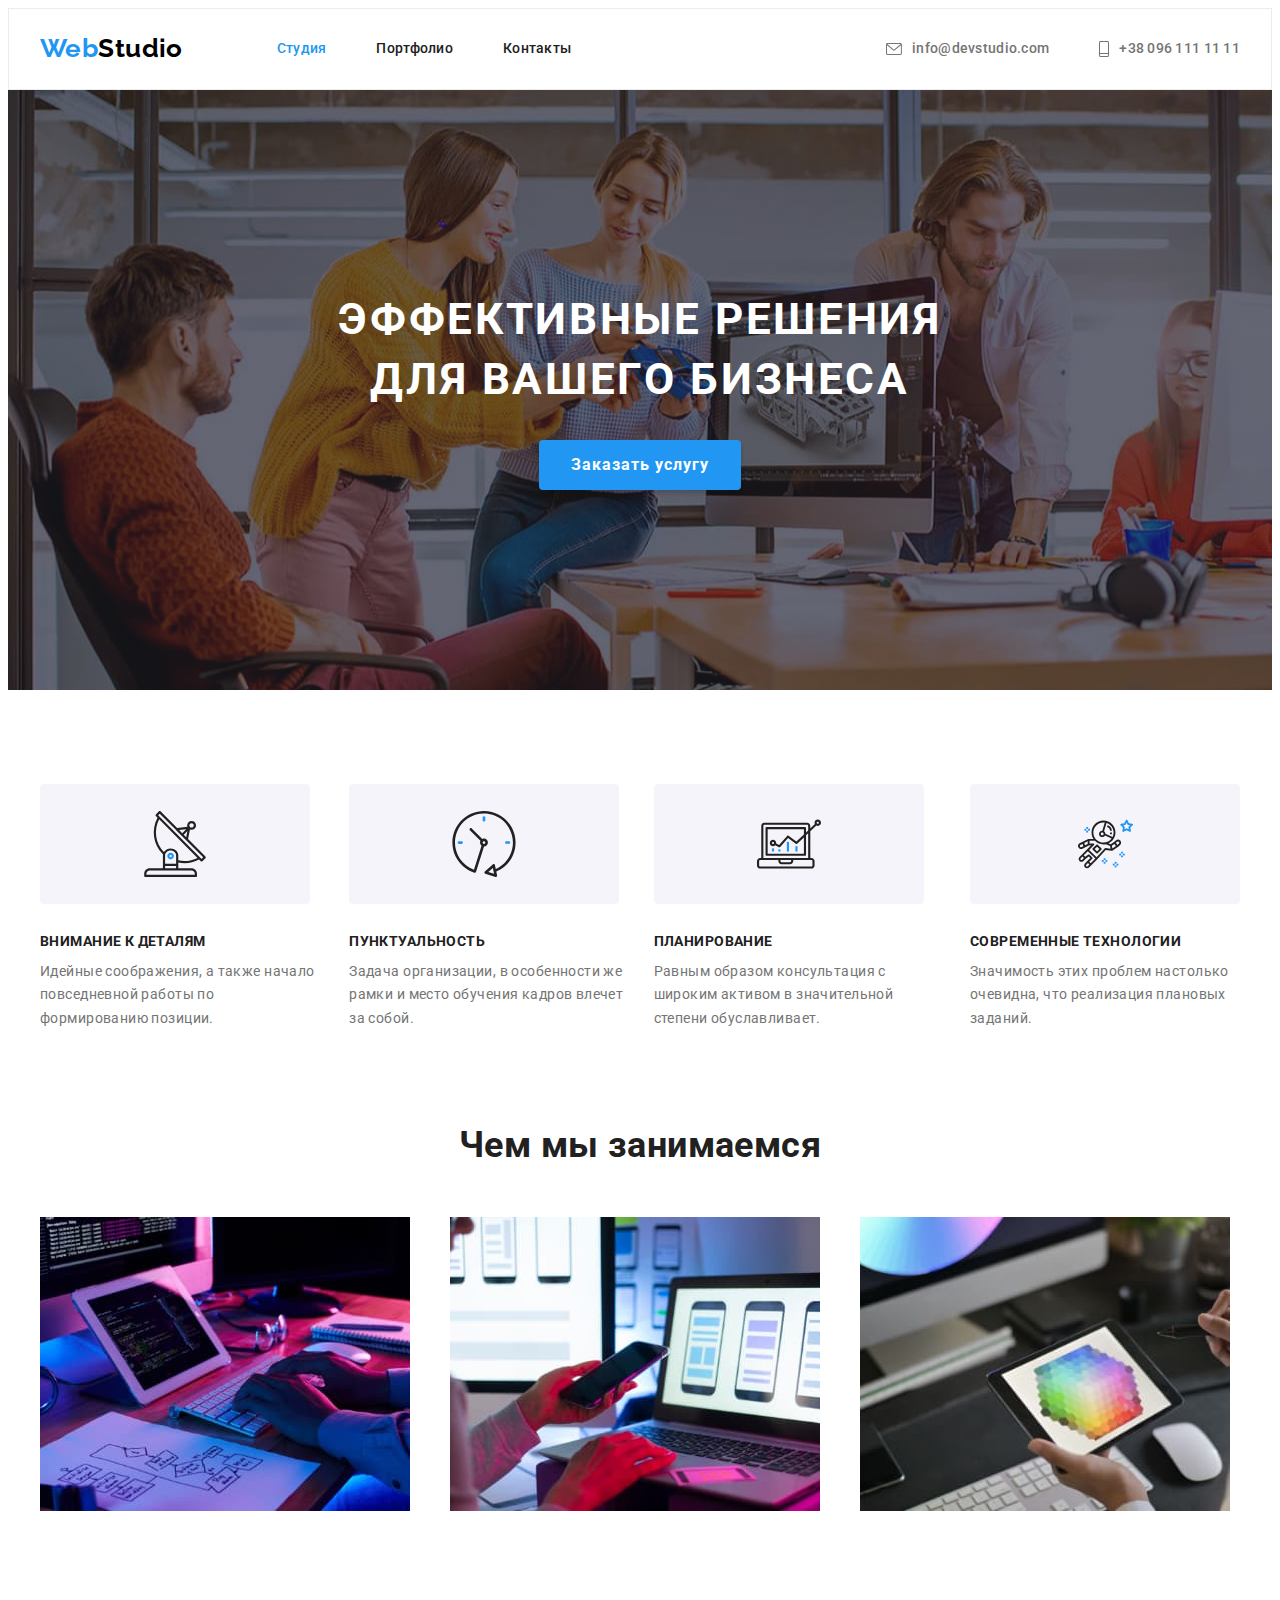
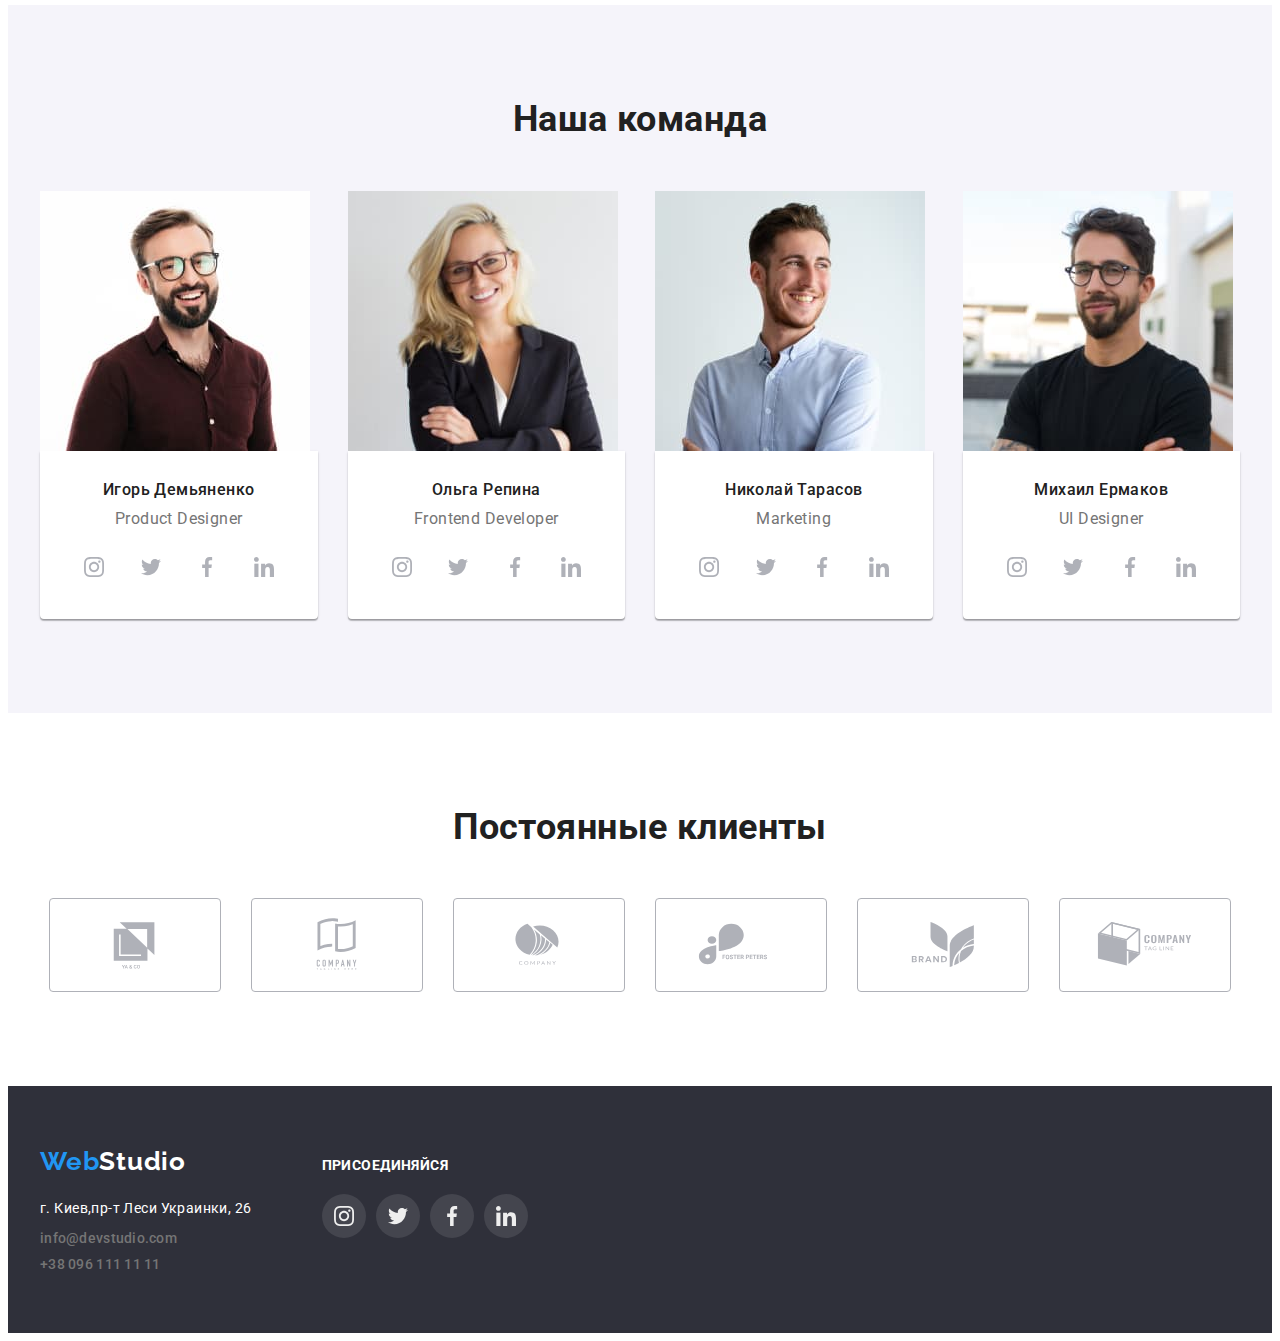
<file: index.html>
<!DOCTYPE html>
<html lang="ru">
<head>
    <meta charset="UTF-8">
    <meta http-equiv="X-UA-Compatible" content="IE=edge">
    <meta name="viewport" content="width=device-width, initial-scale=1.0">
    <title>Document</title>
    <link rel="preconnect" href="https://fonts.googleapis.com">
    <link rel="preconnect" href="https://fonts.gstatic.com" crossorigin>
    <link href="https://fonts.googleapis.com/css2?family=Raleway:wght@700&family=Roboto:wght@400;500;700;900&display=swap" rel="stylesheet">
    <link rel="stylesheet" href="https://cdnjs.cloudflare.com/ajax/libs/modern-normalize/1.1.0/modern-normalize.min.css"
        integrity="sha512-wpPYUAdjBVSE4KJnH1VR1HeZfpl1ub8YT/NKx4PuQ5NmX2tKuGu6U/JRp5y+Y8XG2tV+wKQpNHVUX03MfMFn9Q=="
        crossorigin="anonymous" referrerpolicy="no-referrer" />
    <link rel="stylesheet" href="./css/styles.css">
</head>
<body>
    <header class="header">
        <div class="conteiner header-conteiner">
        <nav class="navigation">
            <a class="logo link"  href="/" lang="en">
                <span class="main-logo">Web</span>Studio
            </a>
            <ul class="nav list">
                <li class="nav-list-item"> <a class="nav-list link is-active" href="">Студия</a></li>
                <li class="nav-list-item"> <a class="nav-list link" href="./portfolio.html">Портфолио</a></li>
                <li class="nav-list-item"> <a class="nav-list link" href="">Контакты</a></li>
            </ul>
        </nav>
        <ul class="contact list">
            <li class="contact-list-item">  
            <a class="contact-mail link" href="mailto:info@devstudio.com"><svg class="mail-svg" width="16" height="12">
                <use href="./img/sprate-svg.svg#email"></use></svg>info@devstudio.com</a></li>
            <li class="contact-list-item"> 
                <a class="contact-number link" href="tel:+380961111111"><svg class="tel-svg" width="10" height="16">
                    <use href="./img/sprate-svg.svg#telefon"></use>
                    </svg>+38 096 111 11 11</a>
            </li>
        </ul>
        </div>
    </header>
    <main>
        <section class="hero">
            <div class="conteiner">
            <h1 class="main-title">Эффективные решения для вашего бизнеса</h1>
                <button class="modal-btn" type="button">Заказать услугу</button>
            </div>
        </section>
        <section class="benefits section">
            <div class="conteiner">
            <h2 class="visyally-hidden">Наши преимущества</h2>
            <ul class="benefits-list list">
                <li class="benefits-items benefits-items-antenna">
                    <div class="benefits-items-svg">
                    <svg class="antenna-svg" width="66" height="70">
                        <use href="./img/sprate-svg.svg#antenna"></use>
                        </svg>
                    </div>
                    <h3 class="subtitle">Внимание к деталям</h3>
                    <p class="text">Идейные соображения, а также начало повседневной работы по формированию позиции.</p>
                </li>
                <li class="benefits-items">
                    <div class="benefits-items-svg">
                    <svg class="clock-svg" width="66" height="70">
                        <use href="./img/sprate-svg.svg#clock"></use>
                        </svg>
                    </div>
                    <h3 class="subtitle">Пунктуальность</h3>
                    <p class="text">Задача организации, в особенности же рамки и место обучения кадров влечет за собой.</p>
                </li>
                <li class="benefits-items">
                    <div class="benefits-items-svg">
                    <svg class="diagram-svg" width="70" height="64">
                        <use href="./img/sprate-svg.svg#diagram"></use>
                        </svg>
                    </div>
                    <h3 class="subtitle">Планирование</h3>
                    <p class="text">Равным образом консультация с широким активом в значительной степени обуславливает.</p>
                </li>
                <li class="benefits-items">
                    <div class="benefits-items-svg">
                    <svg class="astronaut-svg" width="55" height="60">
                        <use href="./img/sprate-svg.svg#astronaut"></use>
                        </svg>
                    </div>
                    <h3 class="subtitle">Современные технологии</h3>
                    <p class="text">Значимость этих проблем настолько очевидна, что реализация плановых заданий.</p>
                </li>
            </ul>
            </div>
        </section>
        <section class="section field-section">
            <div class="conteiner">
            <h2 class="title">Чем мы занимаемся</h2>
            <ul class="field list">
                <li class="field-item">
                    <img src="./img/photo-1.jpg" alt="верстка" width="370" height="294">
                </li>
                <li class="field-item">
                    <img src="./img/photo-2.jpg" alt="дизайн" width="370" height="294">
                </li>
                <li class="field-item">
                    <img src="./img/photo-3.jpg" alt="внешнее оформление" width="370" height="294">
                </li>
            </ul>
            </div>
        </section>
        <section class="team-section section">
            <div class="conteiner">
            <h2 class="title">Наша команда</h2>
            <ul class="team-list list">
                <li class="team-items">
                    <a class="link" href="/">
                        <img src="./img/igor.jpg" alt="фото Игоря" width="270" height="260"></a>
                    <div class="conteiner-team">
                    <h3 class="subtitle-team">Игорь Демьяненко</h3>
                    <p class="text-team" lang="en">Product Designer</p>
                    <ul class="team-items-social list">
                        <li> <a class="social-items" href=""><svg class="social-items-icon" width="20" height="20"><use href="./img/sprate-svg.svg#instagram"></use></svg>
                        </a></li>
                        <li> <a class="social-items" href=""><svg class="social-items-icon width="20" height="20"><use href="./img/sprate-svg.svg#twitter"></use></svg>
                        </a></li>
                        </a></li>
                        <li> <a class="social-items" href=""><svg class="social-items-icon" width="20" height="20"><use href="./img/sprate-svg.svg#facebook"></use></svg>
                        </a></li>
                        </a></li>
                        <li> <a class="social-items" href=""><svg class="social-items-icon" width="20" height="20"><use href="./img/sprate-svg.svg#linkedin"></use></svg>
                        </a></li>
                        </a></li>
                    </ul>
                    </div>
                </li>
                <li class="team-items">
                    <a class="link" href="/">
                        <img src="./img/olga.jpg" alt="фото ольга" width="270" height="260"></a>
                    <div class="conteiner-team">
                        <h3 class="subtitle-team">Ольга Репина</h3>
                        <p class="text-team" lang="en">Frontend Developer</p>
                        <ul class="team-items-social list">
                            <li> <a class="social-items" href=""><svg class="social-items-icon" width="20" height="20"><use href="./img/sprate-svg.svg#instagram"></use></svg>
                            </a></li>
                            <li> <a class="social-items" href=""><svg class="social-items-icon width="20" height="20"><use href="./img/sprate-svg.svg#twitter"></use></svg>
                            </a></li>
                            </a></li>
                            <li> <a class="social-items" href=""><svg class="social-items-icon" width="20" height="20"><use href="./img/sprate-svg.svg#facebook"></use></svg>
                            </a></li>
                            </a></li>
                            <li> <a class="social-items" href=""><svg class="social-items-icon" width="20" height="20"><use href="./img/sprate-svg.svg#linkedin"></use></svg>
                            </a></li>
                            </a></li>
                        </ul>
                    </div>
                </li>
                <li class="team-items">
                    <a class="link" href="/">
                        <img src="./img/nikolai.jpg" alt="фото Николай" width="270" height="260"></a>
                    <div class="conteiner-team">
                        <h3 class="subtitle-team">Николай Тарасов</h3>
                    <p class="text-team" lang="en">Marketing</p>
                    <ul class="team-items-social list">
                        <li> <a class="social-items" href=""><svg class="social-items-icon" width="20" height="20"><use href="./img/sprate-svg.svg#instagram"></use></svg>
                        </a></li>
                        <li> <a class="social-items" href=""><svg class="social-items-icon width="20" height="20"><use href="./img/sprate-svg.svg#twitter"></use></svg>
                        </a></li>
                        </a></li>
                        <li> <a class="social-items" href=""><svg class="social-items-icon" width="20" height="20"><use href="./img/sprate-svg.svg#facebook"></use></svg>
                        </a></li>
                        </a></li>
                        <li> <a class="social-items" href=""><svg class="social-items-icon" width="20" height="20"><use href="./img/sprate-svg.svg#linkedin"></use></svg>
                        </a></li>
                        </a></li>
                    </ul>
                    </div>
                </li>
                <li class="team-items">
                    <a class="link" href="/">
                        <img src="./img/mihail.jpg" alt="фото Михаил" width="270" height="260"></a>
                    <div class="conteiner-team">
                    <h3 class="subtitle-team">Михаил Ермаков</h3>
                    <p class="text-team" lang="en">UI Designer</p>
                    <ul class="team-items-social list">
                        <li> <a class="social-items" href=""><svg class="social-items-icon" width="20" height="20"><use href="./img/sprate-svg.svg#instagram"></use></svg>
                        </a></li>
                        <li> <a class="social-items" href=""><svg class="social-items-icon width="20" height="20"><use href="./img/sprate-svg.svg#twitter"></use></svg>
                        </a></li>
                        </a></li>
                        <li> <a class="social-items" href=""><svg class="social-items-icon" width="20" height="20"><use href="./img/sprate-svg.svg#facebook"></use></svg>
                        </a></li>
                        </a></li>
                        <li> <a class="social-items" href=""><svg class="social-items-icon" width="20" height="20"><use href="./img/sprate-svg.svg#linkedin"></use></svg>
                        </a></li>
                        </a></li>
                    </ul>
                    </div>
                </li>
            </ul>
            </div>
        </section>
        <section class="section">
            <h2 class="title">Постоянные клиенты</h2>
            <ul class="client list">
                <li class="client-items-logo"> <a class="client-items"><svg class="client-logo" width="106" height="60"><use href="./img/sprate-svg.svg#Logo"></use></svg></a></li>
                <li class="client-items-logo"> <a class="client-items"> <svg class="client-logo" width="106" height="60"><use href="./img/sprate-svg.svg#Logo-1"></use></svg></a></li>
                <li class="client-items-logo"> <a class="client-items"> <svg class="client-logo" width="106" height="60"><use href="./img/sprate-svg.svg#Logo-2"></use></svg></a></li>
                <li class="client-items-logo"> <a class="client-items"> <svg class="client-logo" width="106" height="60"><use href="./img/sprate-svg.svg#Logo-3"></use></svg></a></li>
                <li class="client-items-logo"> <a class="client-items"> <svg class="client-logo" width="106" height="60"><use href="./img/sprate-svg.svg#Logo-4"></use></svg></a></li>
                <li class="client-items-logo"> <a class="client-items"> <svg class="client-logo" width="106" height="60"><use href="./img/sprate-svg.svg#Logo-5"></use></svg></a></li>
            </ul>
        </section>
    </main>
    <footer class="section-footer">
        <div class="conteiner-footer conteiner">
            <div class="footer-logo-addres">
        <a class="footer-logo link" href="/" lang="en">
            <span class="main-logo">Web</span>Studio
        </a>
        <address>
            <ul class="list">
                <li class="footer-address"><a class="address link" href="https://goo.gl/maps/7iSsdwD6weHtM2xa7" 
                    target="blank" rel="noopener noreferrer">г. Киев,пр-т Леси Украинки, 26</a></li>
                <li class="footer-contact"><a class="contact-mail link" href="mailto:info@devstudio.com">info@devstudio.com</a></li>
                <li><a class="contact-number link" href="tel:+380961111111">+38 096 111 11 11</a></li>
            </ul>
        </address>
        </div>
        <div class="footer-social">
        <p class="text-footer">ПРИСОЕДИНЯЙСЯ</p>
        <ul class="footer-social-item list">
            <li> <a class="social-footer" href=""><svg class="social-footer-icon" width="20" height="20"><use href="./img/sprate-svg.svg#instagram"></use></svg>
            </a></li>
            <li> <a class="social-footer" href=""><svg class="social-footer-icon" width="20" height="20"><use href="./img/sprate-svg.svg#twitter"></use></svg>
            </a></li>
            </a></li>
            <li> <a class="social-footer" href=""><svg class="social-footer-icon" width="20" height="20"><use href="./img/sprate-svg.svg#facebook"></use></svg>
            </a></li>
            </a></li>
            <li> <a class="social-footer" href=""><svg class="social-footer-icon" width="20" height="20"><use href="./img/sprate-svg.svg#linkedin"></use></svg>
            </a></li>
            </a></li>  
        </ul>
        </div>
    </div>
    </footer>
</body>
</html>
</file>
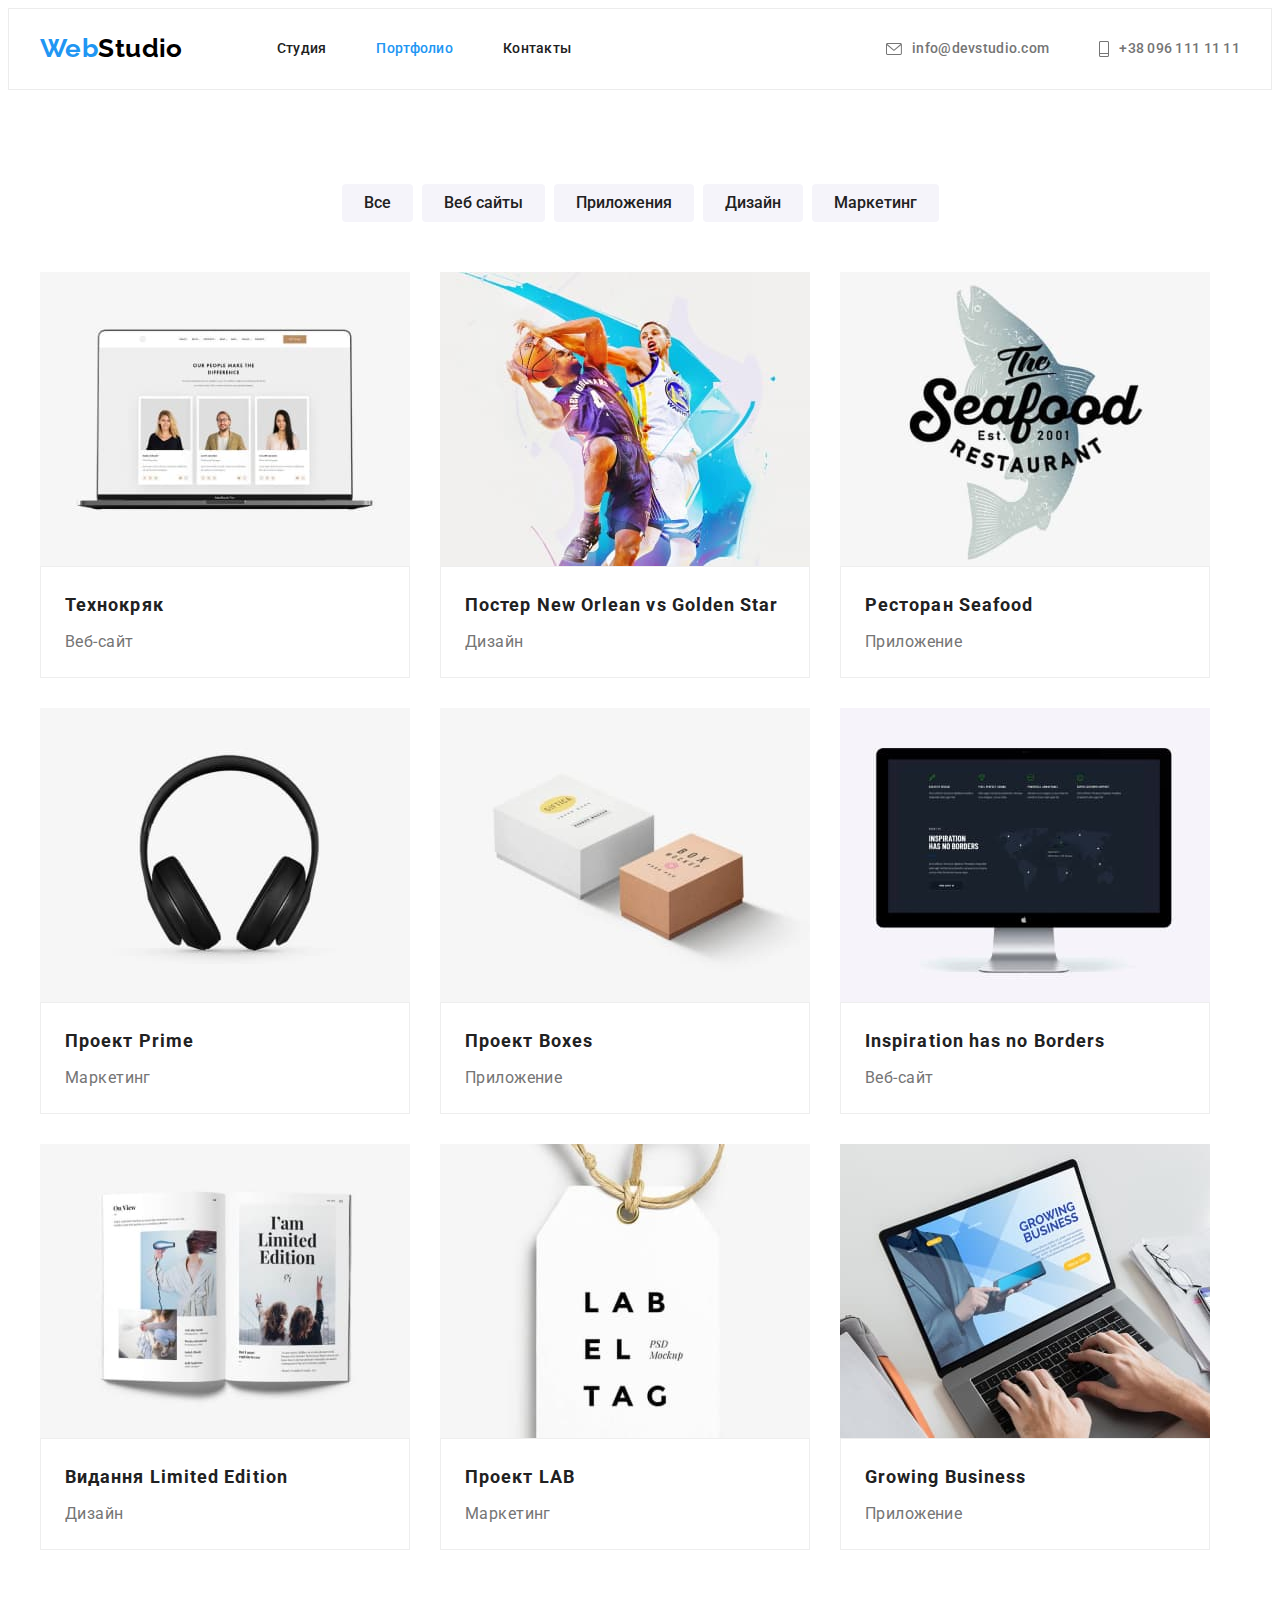
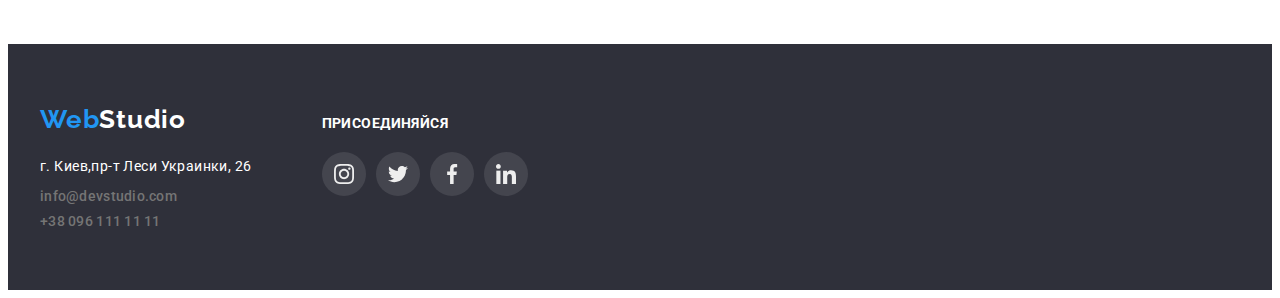
<file: portfolio.html>
<!DOCTYPE html>
<html lang="ru">

<head>
  <meta charset="UTF-8">
  <meta http-equiv="X-UA-Compatible" content="IE=edge">
  <meta name="viewport" content="width=device-width, initial-scale=1.0">
  <title>Document</title>
  <link rel="preconnect" href="https://fonts.googleapis.com">
  <link rel="preconnect" href="https://fonts.gstatic.com" crossorigin>
  <link href="https://fonts.googleapis.com/css2?family=Raleway:wght@700&family=Roboto:wght@400;500;700;900&display=swap"
    rel="stylesheet">
    <link rel="stylesheet" href="https://cdnjs.cloudflare.com/ajax/libs/modern-normalize/1.1.0/modern-normalize.min.css"
      integrity="sha512-wpPYUAdjBVSE4KJnH1VR1HeZfpl1ub8YT/NKx4PuQ5NmX2tKuGu6U/JRp5y+Y8XG2tV+wKQpNHVUX03MfMFn9Q=="
      crossorigin="anonymous" referrerpolicy="no-referrer" />
  <link rel="stylesheet" href="./css/styles.css">
</head>
<body>
  <header class="header">
    <div class="conteiner header-conteiner">
    <nav class="navigation">
        <a class="logo link"  href="/" lang="en">
            <span class="main-logo">Web</span>Studio
        </a>
        <ul class="nav list">
            <li class="nav-list-item"> <a class="nav-list link" href="index.html">Студия</a></li>
            <li class="nav-list-item"> <a class="nav-list link is-active">Портфолио</a></li>
            <li class="nav-list-item"> <a class="nav-list link" href="">Контакты</a></li>
        </ul>
    </nav>
    <ul class="contact list">
        <li class="contact-list-item">  
            
        <a class="contact-mail link" href="mailto:info@devstudio.com"><svg class="mail-svg" width="16" height="12">
          <use href="./img/sprate-svg.svg#email"></use></svg>info@devstudio.com</a></li>
        <li class="contact-list-item"> 
            <a class="contact-number link" href="tel:+380961111111"><svg class="tel-svg" width="10" height="16">
              <use href="./img/sprate-svg.svg#telefon"></use>
              </svg>+38 096 111 11 11</a>
        </li>
    </ul>
    </div>
</header>
  <main>
    <section class="section">
    <div class="conteiner">
      <h2 class="visyally-hidden">Фильтр по примерам работ</h2>
    <ul class="filter list">
     <li class="filter-items"> <button class="filter-btn" type="button">Все</button></li>
     <li class="filter-items"> <button class="filter-btn" type="button">Веб сайты</button> </li>
     <li class="filter-items"> <button class="filter-btn" type="button">Приложения</button> </li>
     <li class="filter-items"> <button class="filter-btn" type="button">Дизайн</button> </li>
     <li class="filter-items"> <button class="filter-btn" type="button">Маркетинг</button> </li>
    </ul>
    </div>
      <h2 class="visyally-hidden">Примеры работ</h2>
      <div class="conteiner">
    <ul class="example-work list">
      <li class="example-work-items">
        <a class="work-example">
        <img src="./img/website.jpg" alt="веб сайт" width="370" height="294">
        <div class="conteiner-example">
        <h3 class="secondary-subtitle">Технокряк</h3>
        <p class="secondary-text">Веб-сайт</p>
        </div></a>
      </li>
      <li class="example-work-items">
        <a class="work-example">
        <img src="./img/design.jpg" alt="дизайн" width="370" height="294">
        <div class="conteiner-example">
        <h3 class="secondary-subtitle">Постер New Orlean vs Golden Star</h3>
        <p class="secondary-text">Дизайн</p>
        </div></a>
      </li>
      <li class="example-work-items">
        <a class="work-example">
        <img src="./img/application.jpg" alt="приложение" width="370" height="294">
        <div class="conteiner-example">
        <h3 class="secondary-subtitle">Ресторан Seafood</h3>
        <p class="secondary-text">Приложение</p>
        </div></a>
      </li>
      <li class="example-work-items">
        <a class="work-example">
        <img src="./img/marketing.jpg" alt="маркетинг" width="370" height="294">
        <div class="conteiner-example">
        <h3 class="secondary-subtitle">Проект Prime</h3>
        <p class="secondary-text">Маркетинг</p>
        </div></a>
      </li>
      <li class="example-work-items">
        <a class="work-example">
        <img src="./img/addition.jpg" alt="приложение" width="370" height="294">
        <div class="conteiner-example">
        <h3 class="secondary-subtitle">Проект Boxes</h3>
        <p class="secondary-text">Приложение</p>
        </div></a>
      </li>
      <li class="example-work-items">
        <a class="work-example">
        <img src="./img/website2.jpg" alt="веб сайт" width="370" height="294">
        <div class="conteiner-example">
        <h3 class="secondary-subtitle" lang="en">Inspiration has no Borders</h3>
        <p class="secondary-text">Веб-сайт</p>
        </div></a>
      </li>
      <li class="example-work-items">
        <a class="work-example">
        <img src="./img/design2.jpg" alt="дизайн" width="370" height="294">
        <div class="conteiner-example">
        <h3 class="secondary-subtitle">Видання Limited Edition</h3>
        <p class="secondary-text">Дизайн</p>
        </div></a>
      </li>
      <li class="example-work-items">
        <a class="work-example">
        <img src="./img/marketing2.jpg" alt="маркетинг" width="370" height="294">
        <div class="conteiner-example">
        <h3 class="secondary-subtitle">Проект LAB</h3>
        <p class="secondary-text">Маркетинг</p>
        </div></a>
      </li>
      <li class="example-work-items">
        <a class="work-example">
        <img src="./img/addition2.jpg" alt="приложение" width="370" height="294">
        <div class="conteiner-example">
        <h3 class="secondary-subtitle" lang="en">Growing Business</h3>
        <p class="secondary-text">Приложение</p>
        </div></a>
      </li>
    </ul>
    </div>
    </section>
  </main>
  <footer class="section-footer">
    <div class="conteiner-footer conteiner">
        <div class="footer-logo-addres">
    <a class="footer-logo link" href="/" lang="en">
        <span class="main-logo">Web</span>Studio
    </a>
    <address>
        <ul class="list">
            <li class="footer-address"><a class="address link" href="https://goo.gl/maps/7iSsdwD6weHtM2xa7" 
                target="blank" rel="noopener noreferrer">г. Киев,пр-т Леси Украинки, 26</a></li>
            <li class="footer-contact"><a class="contact-mail link" href="mailto:info@devstudio.com">info@devstudio.com</a></li>
            <li><a class="contact-number link" href="tel:+380961111111">+38 096 111 11 11</a></li>
        </ul>
    </address>
    </div>
    <div class="footer-social">
    <p class="text-footer">ПРИСОЕДИНЯЙСЯ</p>
    <ul class="footer-social-item list">
        <li> <a class="social-footer" href=""><svg class="social-footer-icon" width="20" height="20"><use href="./img/sprate-svg.svg#instagram"></use></svg>
        </a></li>
        <li> <a class="social-footer" href=""><svg class="social-footer-icon" width="20" height="20"><use href="./img/sprate-svg.svg#twitter"></use></svg>
        </a></li>
        </a></li>
        <li> <a class="social-footer" href=""><svg class="social-footer-icon" width="20" height="20"><use href="./img/sprate-svg.svg#facebook"></use></svg>
        </a></li>
        </a></li>
        <li> <a class="social-footer" href=""><svg class="social-footer-icon" width="20" height="20"><use href="./img/sprate-svg.svg#linkedin"></use></svg>
        </a></li>
        </a></li>  
    </ul>
    </div>
</div>
</footer>
</body>
</html>
</file>
<file: css/styles.css>
:root {
  --main-font-family: "Roboto", sans-serif;
  --basic-color-font: #212121;
  --secondary-color-font: #757575;
  --color-accent: #2196F3;
  --secondary-color-accent:#FFFFFF;
  --main-beckground-color:#E5E5E5;}

.list {list-style: none;}

.link {text-decoration: none;}

h1,h2,h3,p {
  margin-top: 0;
  margin-bottom: 0;
}

ul,ol {
margin-top: 0;
margin-bottom: 0;
padding-left: 0;
}

img {
display: block;
}

address {font-style: normal;}

body {
font-family: var(--main-font-family);
font-size: 14px;
line-height: 1.14;
background: var(--secondary-color-accent);
letter-spacing: 0.03em;
}

footer {
background: #2F303A;
}

.conteiner {
width:1200px;
padding-left: 15px;
padding-right: 15px;
margin-left: auto;
margin-right: auto;}

.section {
padding-top: 94px;
padding-bottom: 94px;}

.visyally-hidden {
position: absolute;
width: 1px;
height: 1px;
margin: -1px;
padding: 0px;
overflow: hidden;
border: 0;
clip: rect(0 0 0 0);
}

/*=======HEADER=======*/

.header {
height: 80px;;
border: 1px solid #ECECEC;
}

.header-conteiner {
display: flex;
}

.navigation {
display: flex;
align-items: center;
}

.header-conteiner {
display: flex;
justify-content:space-between;
}

.logo {
  margin-right: 94px;
  padding-top: 24px;
  padding-bottom: 25px;

  font-family: 'Raleway', sans-serif;
  color: #000000;
  font-weight: 700;
  font-size: 26px;
  line-height:1.19;
}

.main-logo {color:var(--color-accent)}

.nav-list { 
font-family:var(--main-font-family);
font-weight: 500;
letter-spacing: 0.02em;
color: var(--basic-color-font);
}

.nav-list:hover, 
.nav-list:focus 
{
color: var(--color-accent);
}

.nav-list-item {
display: block;
padding-top: 32px;
padding-bottom: 32px;
}

.contact-list-item {
  align-items: center;
  padding-top: 32px;
  padding-bottom: 32px;
  }

.nav {
display: flex;
gap: 50px;
}
 

.contact {
display: flex;
align-items: center;
gap: 50px;}


.is-active {color: var(--color-accent);}

.contact-mail {
display: flex;
align-items: center;

font-family: var(--main-font-family);
font-weight: 500;
letter-spacing: 0.02em;
color: var(--secondary-color-font);}

.contact-mail:hover,
.contact-mail:focus {
color: var(--color-accent)
}

.contact-number {
display: flex;
align-items: center;
font-family: var(--main-font-family);
font-weight: 500;
letter-spacing: 0.02em;
color: var(--secondary-color-font);}

.contact-number:hover,
.contact-number:focus 
{color: var(--color-accent);}

.mail-svg {
margin-right: 10px;
align-items: center;
fill: currentColor;
}


.mail :hover,
.mail :focus {
color: var(--color-accent);
fill: #2196F3;
}

.tel-svg {
margin-right: 10px;
align-items: center;
fill: currentColor;
}

.mail-svg:hover,
.mail-svg:focus {
  fill: var(--color-accent);
}

.tel-svg:hover,
.tel-svg:focus {
  fill: var(--color-accent);
}
/*=======END HEADER=======*/

/*=======START HERO=======*/

.hero {
max-width: 1600px;
margin-left: auto;
margin-right: auto;
background-image:linear-gradient(rgba(47, 48, 58, 0.4), rgba(47, 48, 58, 0.4)), 
  url("../img/hero.jpg");
background-size: cover;
background-color: #C4C4C4;
padding-top: 200px;
padding-bottom: 200px;}

.main-title {
text-align: center;
width: 696px;
margin-left: auto;
margin-right: auto;

font-family: var(--main-font-family);
font-style: Black;
font-size: 44px;
line-height: 1.36;
letter-spacing: 0.06em;
text-transform: uppercase;

color: var(--secondary-color-accent);
}

.modal-btn {
display: block;
margin: auto;
margin-top: 30px;
padding: 10px 32px;
border: var(--color-accent);
border-radius: 4px;
box-shadow: 0px 4px 4px rgba(0, 0, 0, 0.15);

font-family: var(--main-font-family);
font-weight: 700;
font-size: 16px;
line-height: 1.87;
letter-spacing: 0.06em;
color: var(--secondary-color-accent);
background:var(--color-accent);
cursor: pointer;}

.modal-btn:hover,
.modal-btn:focus
{background: var(--color-accent);}

/*=======END HERO=======*/

/*=======SECTION BENEFITS=======*/

.benefits-list {display: flex;}

.benefits-items:not(:last-child) {
margin-right: 30px;
}

.subtitle {
margin-bottom: 10px;

font-family: var(--main-font-family);
font-weight: 700;
font-size: 14px;
line-height: 1.14;
text-transform: uppercase;

color: var(--basic-color-font);}

.subtitle-team {
  margin-bottom: 10px;

  font-family: var(--main-font-family);
  font-weight: 500;
  font-size: 16px;
  line-height: 1.18;
  text-align: center;

  color:var(--basic-color-font);}

.text {
font-family: var(--main-font-family);
  font-size: 14px;
  line-height: 1.71;

  color: var(--secondary-color-font);
}

.text-team {
  margin-bottom: 16px;

  font-family: var(--main-font-family);
  font-size: 16px;
  line-height: 1.18;
  text-align: center;

  color: var(--secondary-color-font);}

.title {
  margin-bottom: 50px;
  font-family: var(--main-font-family);
  font-weight: 700;
  font-size: 36px;
  line-height: 1.16;
  text-align: center;
  
  color: var(--basic-color-font);}

  .antenna-svg {
    background-color:#F5F4FA;
  }

.benefits-items-svg {
display: flex;
justify-content: center;
align-items: center;
background-color:#F5F4FA;
width: 270px;
height: 120px;
border-radius: 4px;
margin-bottom: 30px;
}

/*======= END SECTION BENEFITS=======*/

/*=======SECTION FIELD=======*/

.field-section {
padding-top: 0px;
}

.field {
display: flex;
flex-wrap: wrap;
margin-left: -30px;
}

.field-item {
flex-basis: calc((100% - 90px) / 3);
margin-left: 30px;
}
/*======= END SECTION FIELD=======*/

/*=======SECTION COMMAND=======*/

.team-section {
background: #F5F4FA;
}

.team-list {
display: flex;
flex-wrap: wrap;
margin-left: -30px;
}

.team-items {
flex-basis: calc((100% - 120px) / 4);
margin-left: 30px;
}

.conteiner-team {
background: var(--secondary-color-accent);
padding-top: 30px;
padding-bottom: 30px;
padding-left: 32px;
padding-right: 32px;
border-radius: 0px 0px 4px 4px;
box-shadow: 0px 1px 3px rgba(0, 0, 0, 0.12), 0px 1px 1px rgba(0, 0, 0, 0.14), 0px 2px 1px rgba(0, 0, 0, 0.2);
}

.team-items-social {
display: flex;
justify-content: center;
justify-content: space-between;
}

.social-items-icon {
fill: currentColor;
} 

.social-items-icon:hover,
.social-items-icon:focus {
fill: #FFFFFF;
}

.social-items {
display: flex;
align-items: center;
justify-content: center;
width: 44px;
height: 44px;
background-color: #FFFFFF;
border-radius: 50%;
color:#AFB1B8;
}

.social-items:hover,
.social-items:focus { 
background-color: var(--color-accent);
color: #FFFFFF}

/*=======END SECTION COMMAND=======*/

/*=======CLIENT=======*/

.client {
display: flex;
justify-content:center;
gap: 30px;
fill: #AFB1B8;
}

.client-items {
  display: flex;
  justify-content: center;
  align-items: center;
  color: currentColor;
  border: currentColor;
  padding-top: 16px;
  padding-bottom: 16px;
  padding-left: 32px;
  padding-right: 32px;
  border-radius: 4px;
}
.client-items:hover,
.client-items:focus {
fill: var(--color-accent);
}

.client-items-logo {
border: 1px solid#AFB1B8;
border-radius: 4px;
width: 170px;
height: 92px;
}

.client-items:hover,
.client-items:focus {
border: var(--color-accent);
}

.client-items-logo:hover,
.client-items-logo:focus {
  border: 1px solid var(--color-accent);
}
/*=======FOOTER=======*/

.footer-logo {
display: block;
margin-bottom: 20px;

font-family: 'Raleway';
font-style: normal;
font-weight: 700;
font-size: 26px;
line-height: 1.19;
letter-spacing: 0.03em;
color: var(--secondary-color-accent);
}

.address {
font-family: var(--main-font-family);
font-style: Regular;
font-size: 14px;
line-height: 1.71;
color: var(--secondary-color-accent);}

.section-footer {
display: flex;
background: #2F303A;
padding-top: 60px;
padding-bottom: 60px;
}

.footer-logo-addres {
margin-right: 70px;
}

.footer-social-item {
display: flex;
justify-content: left;
}

.social-footer {
display: flex;
align-items: center;
justify-content: center;
margin-right: 10px;
width: 44px;
height: 44px;
background-color: rgba(255, 255, 255, 0.1);
border-radius: 50%;
}

.social-footer:hover,
.social-footer:focus {
background-color: var(--color-accent);
}

.social-footer-icon {
fill: #EEEEEE;
}

.text-footer {
  margin-bottom: 20px;
  font-family: var(--main-font-family);
  font-style: normal;
  font-weight: 700;
  font-size: 14px;
  line-height: 1.14;
  letter-spacing: 0.03em;
  
  color: var(--secondary-color-accent);
}

.footer-address {
  margin-bottom: 10px;
  }
  
  .footer-contact {
  margin-bottom: 10px;
  }
  
  .conteiner-footer {
  display: flex;
  align-items: baseline;
  }
  
  .logo-footer {
  margin-right: 0px;
  margin-bottom: 20px;
  }
/*======= END FOOTER=======*/

/*=======PORTFOLIO PADGE=======*/

.secondary-text {
font-family: var(--main-font-family);
font-size: 16px;
line-height: 1.87;

color: var(--secondary-color-font);}

.secondary-subtitle{
margin-bottom: 4px;

font-family: var(--main-font-family);
font-weight: 700;
letter-spacing: 0.06em;
font-size: 18px;
line-height: 2.0;
color: var(--basic-color-font);}

.filter {
display: flex;
justify-content: center;
margin-bottom: 50px;
gap: 9px;
}

.filter-btn {
  padding:6px 22px;

  border: var(--basic-color-font);

  font-family: var(--main-font-family);
  font-weight: 500;
  font-size: 16px;
  line-height: 1.62;
  text-align: center;
  cursor: pointer;

  color: var(--basic-color-font);
  background: #F5F4FA;

  border-radius: 4px;}

.filter-btn:hover,
.filter-btn:focus {
  background: var(--color-accent);
  color: var(--secondary-color-accent);
  border: var(--color-accent);
  box-shadow: 0px 3px 1px rgba(0, 0, 0, 0.1), 0px 1px 2px rgba(0, 0, 0, 0.08), 0px 2px 2px rgba(0, 0, 0, 0.12);
  }

.example-work {
display: flex;
flex-wrap: wrap;
gap: 30px;
}

.example-work-items:not(:3n) {
flex-basis: calc(100%-60px)/3;
margin-right: 30px;
margin-bottom: 20px;
}

.conteiner-example {
padding: 20px 24px;
border: 1px solid #EEEEEE;
}

.work-example {
display: block;
}

.work-example:hover,
.work-example:focus {
box-shadow: 0px 1px 1px rgba(0, 0, 0, 0.12), 0px 4px 4px rgba(0, 0, 0, 0.06), 1px 4px 6px rgba(0, 0, 0, 0.16);}
</file>
